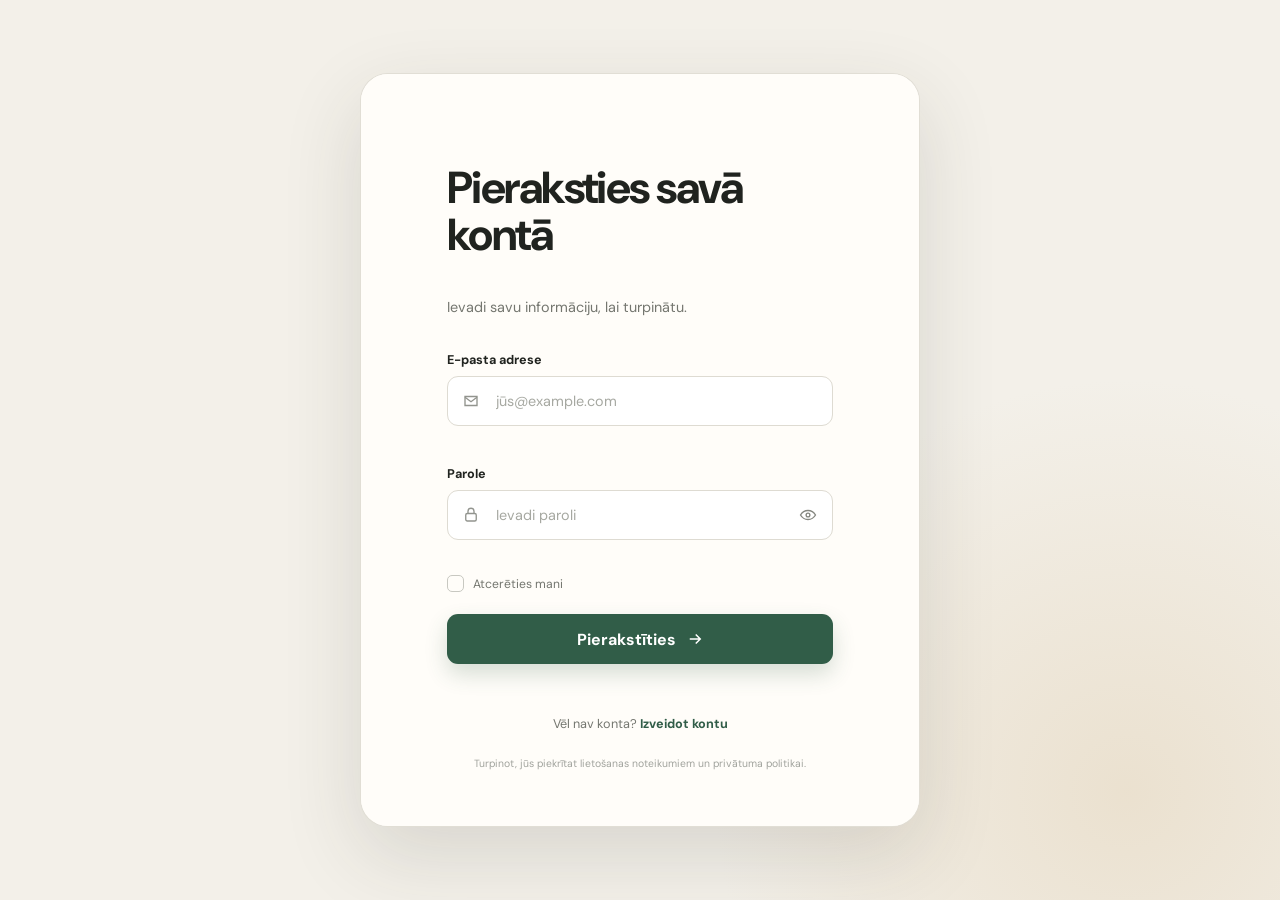
<file: index.html>
<!DOCTYPE html>
<html lang="lv">
<head>
  <meta charset="UTF-8">
  <meta name="viewport" content="width=device-width, initial-scale=1">
  <meta name="theme-color" content="#f3f0e9">
  <title>Pierakstīties — To-Do</title>
  <link rel="preconnect" href="https://fonts.googleapis.com">
  <link href="https://fonts.googleapis.com/css2?family=DM+Sans:wght@400;500;600;700&family=DM+Serif+Display&display=swap" rel="stylesheet">
  <link rel="stylesheet" href="script.css">
</head>
<body>
  <main class="login-shell">
    <section class="form-panel">
      <div class="form-wrap">
        <div class="mobile-brand">
          <span>To-Do</span>
        </div>

        <div class="form-heading">
          <h2>Pieraksties savā kontā</h2>
          <p>Ievadi savu informāciju, lai turpinātu.</p>
        </div>

        <form id="login-form" novalidate>
          <div class="field">
            <label for="email">E-pasta adrese</label>
            <div class="input-wrap">
              <svg aria-hidden="true" viewBox="0 0 24 24" fill="none" stroke="currentColor" stroke-width="1.8"><path d="M4 6h16v12H4z"/><path d="m4 7 8 6 8-6"/></svg>
              <input id="email" name="email" type="email" placeholder="jūs@example.com" autocomplete="email" required>
            </div>
            <span class="error-message" id="email-error"></span>
          </div>

          <div class="field">
            <label for="password">Parole</label>
            <div class="input-wrap">
              <svg aria-hidden="true" viewBox="0 0 24 24" fill="none" stroke="currentColor" stroke-width="1.8"><rect x="5" y="10" width="14" height="10" rx="2"/><path d="M8 10V7a4 4 0 0 1 8 0v3"/></svg>
              <input id="password" name="password" type="password" placeholder="Ievadi paroli" autocomplete="current-password" minlength="6" required>
              <button class="password-toggle" type="button" aria-label="Rādīt paroli" aria-pressed="false">
                <svg class="eye-open" aria-hidden="true" viewBox="0 0 24 24" fill="none" stroke="currentColor" stroke-width="1.8"><path d="M2 12s3.5-6 10-6 10 6 10 6-3.5 6-10 6S2 12 2 12Z"/><circle cx="12" cy="12" r="2.5"/></svg>
                <svg class="eye-closed" aria-hidden="true" viewBox="0 0 24 24" fill="none" stroke="currentColor" stroke-width="1.8"><path d="m3 3 18 18"/><path d="M10.6 6.2A10.7 10.7 0 0 1 12 6c6.5 0 10 6 10 6a17 17 0 0 1-2.4 3.1M6.2 6.2C3.4 8 2 12 2 12s3.5 6 10 6a9.8 9.8 0 0 0 3.4-.6"/><path d="M9.9 9.9a3 3 0 0 0 4.2 4.2"/></svg>
              </button>
            </div>
            <span class="error-message" id="password-error"></span>
          </div>

          <label class="remember">
            <input type="checkbox" name="remember">
            <span class="custom-check" aria-hidden="true"></span>
            Atcerēties mani
          </label>

          <button class="btn" type="submit">
            <span>Pierakstīties</span>
            <svg aria-hidden="true" viewBox="0 0 24 24" fill="none" stroke="currentColor" stroke-width="2"><path d="M5 12h14M13 6l6 6-6 6"/></svg>
          </button>
          <p class="status" id="status" role="status"></p>
        </form>

        <p class="signup">Vēl nav konta? <a href="signup.html">Izveidot kontu</a></p>
        <p class="legal">Turpinot, jūs piekrītat lietošanas noteikumiem un privātuma politikai.</p>
      </div>
    </section>
  </main>

  <script src="script.js?v=3"></script>
</body>
</html>
</file>
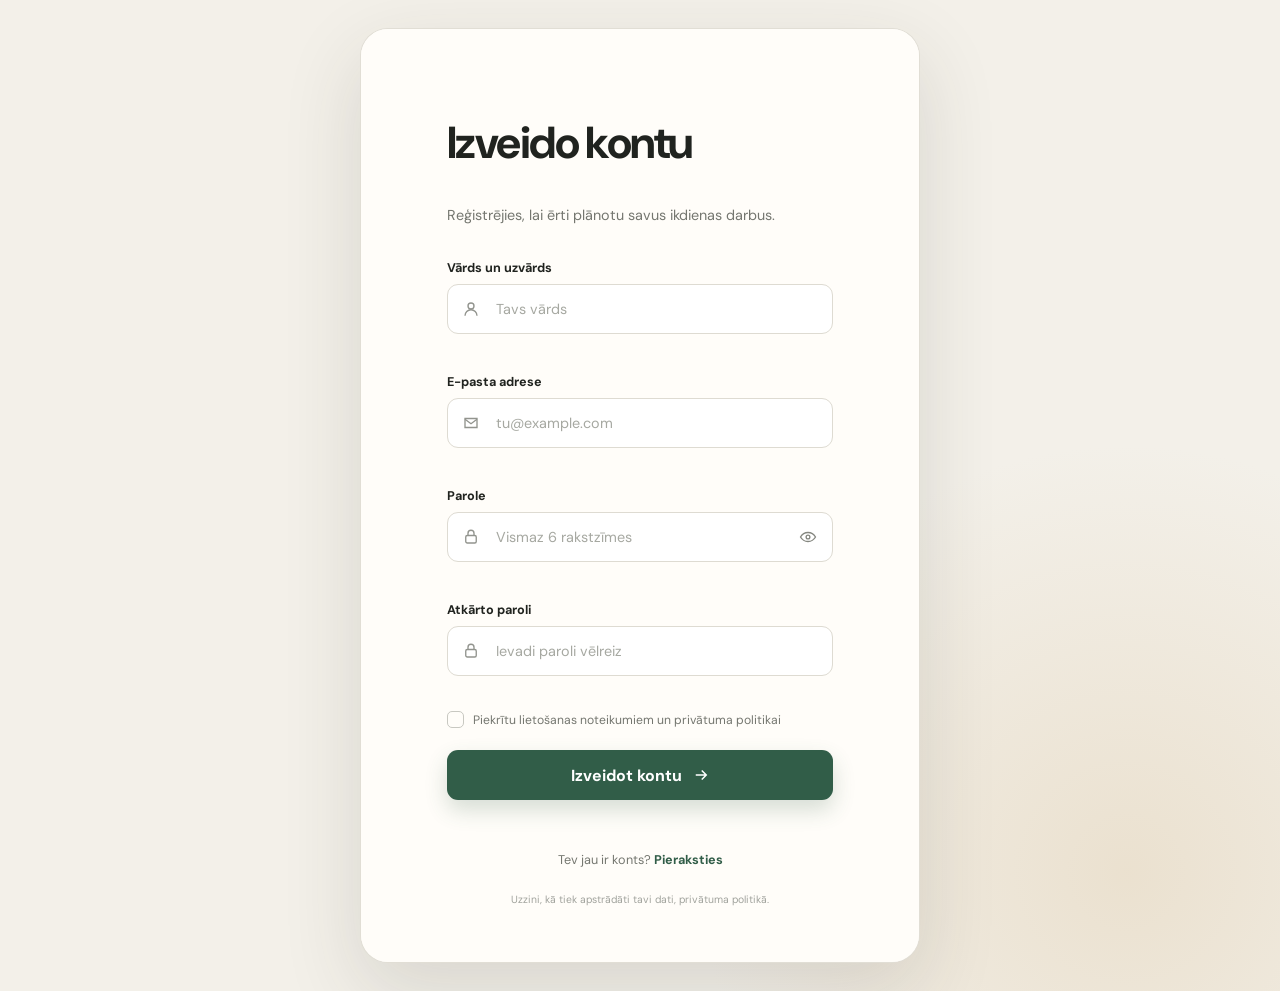
<file: signup.html>
<!DOCTYPE html>
<html lang="lv">
<head>
  <meta charset="UTF-8">
  <meta name="viewport" content="width=device-width, initial-scale=1">
  <meta name="theme-color" content="#f3f0e9">
  <title>Reģistrācija — To-Do</title>
  <link rel="preconnect" href="https://fonts.googleapis.com">
  <link href="https://fonts.googleapis.com/css2?family=DM+Sans:wght@400;500;600;700&family=DM+Serif+Display&display=swap" rel="stylesheet">
  <link rel="stylesheet" href="script.css">
</head>
<body>
  <main class="login-shell">
    <section class="form-panel">
      <div class="form-wrap">
        <div class="mobile-brand">
          <span>To-Do</span>
        </div>

        <div class="form-heading">
          <h2>Izveido kontu</h2>
          <p>Reģistrējies, lai ērti plānotu savus ikdienas darbus.</p>
        </div>

        <form id="signup-form" novalidate>
          <div class="field">
            <label for="name">Vārds un uzvārds</label>
            <div class="input-wrap">
              <svg aria-hidden="true" viewBox="0 0 24 24" fill="none" stroke="currentColor" stroke-width="1.8"><circle cx="12" cy="8" r="4"/><path d="M4 21a8 8 0 0 1 16 0"/></svg>
              <input id="name" name="name" type="text" placeholder="Tavs vārds" autocomplete="name" required>
            </div>
            <span class="error-message" id="name-error"></span>
          </div>

          <div class="field">
            <label for="email">E-pasta adrese</label>
            <div class="input-wrap">
              <svg aria-hidden="true" viewBox="0 0 24 24" fill="none" stroke="currentColor" stroke-width="1.8"><path d="M4 6h16v12H4z"/><path d="m4 7 8 6 8-6"/></svg>
              <input id="email" name="email" type="email" placeholder="tu@example.com" autocomplete="email" required>
            </div>
            <span class="error-message" id="email-error"></span>
          </div>

          <div class="field">
            <label for="password">Parole</label>
            <div class="input-wrap">
              <svg aria-hidden="true" viewBox="0 0 24 24" fill="none" stroke="currentColor" stroke-width="1.8"><rect x="5" y="10" width="14" height="10" rx="2"/><path d="M8 10V7a4 4 0 0 1 8 0v3"/></svg>
              <input id="password" name="password" type="password" placeholder="Vismaz 6 rakstzīmes" autocomplete="new-password" minlength="6" required>
              <button class="password-toggle" type="button" aria-label="Rādīt paroli" aria-pressed="false">
                <svg class="eye-open" aria-hidden="true" viewBox="0 0 24 24" fill="none" stroke="currentColor" stroke-width="1.8"><path d="M2 12s3.5-6 10-6 10 6 10 6-3.5 6-10 6S2 12 2 12Z"/><circle cx="12" cy="12" r="2.5"/></svg>
                <svg class="eye-closed" aria-hidden="true" viewBox="0 0 24 24" fill="none" stroke="currentColor" stroke-width="1.8"><path d="m3 3 18 18"/><path d="M10.6 6.2A10.7 10.7 0 0 1 12 6c6.5 0 10 6 10 6a17 17 0 0 1-2.4 3.1M6.2 6.2C3.4 8 0 12 0 12s3.5 6 10 6a9.8 9.8 0 0 0 3.4-.6"/><path d="M9.9 9.9a3 3 0 0 0 4.2 4.2"/></svg>
              </button>
            </div>
            <span class="error-message" id="password-error"></span>
          </div>

          <div class="field">
            <label for="confirm">Atkārto paroli</label>
            <div class="input-wrap">
              <svg aria-hidden="true" viewBox="0 0 24 24" fill="none" stroke="currentColor" stroke-width="1.8"><rect x="5" y="10" width="14" height="10" rx="2"/><path d="M8 10V7a4 4 0 0 1 8 0v3"/></svg>
              <input id="confirm" name="confirm" type="password" placeholder="Ievadi paroli vēlreiz" autocomplete="new-password" minlength="6" required>
            </div>
            <span class="error-message" id="confirm-error"></span>
          </div>

          <label class="remember">
            <input type="checkbox" name="terms" required>
            <span class="custom-check" aria-hidden="true"></span>
            Piekrītu lietošanas noteikumiem un privātuma politikai
          </label>

          <button class="btn" type="submit">
            <span>Izveidot kontu</span>
            <svg aria-hidden="true" viewBox="0 0 24 24" fill="none" stroke="currentColor" stroke-width="2"><path d="M5 12h14M13 6l6 6-6 6"/></svg>
          </button>
          <p class="status" id="status" role="status"></p>
        </form>

        <p class="signup">Tev jau ir konts? <a href="index.html">Pieraksties</a></p>
        <p class="legal">Uzzini, kā tiek apstrādāti tavi dati, privātuma politikā.</p>
      </div>
    </section>
  </main>

  <script src="script.js?v=4"></script>
</body>
</html>
</file>
<file: script.css>
* {
  box-sizing: border-box;
}

:root {
  --ink: #20231f;
  --muted: #74766f;
  --paper: #f3f0e9;
  --card: #fffdf9;
  --line: #dedbd2;
  --green: #315d48;
  --green-dark: #244b38;
  --danger: #b23931;
}

html {
  min-height: 100%;
}

body {
  display: grid;
  min-height: 100vh;
  margin: 0;
  padding: 28px;
  place-items: center;
  color: var(--ink);
  background:
    radial-gradient(circle at 88% 88%, rgba(225, 207, 177, 0.46), transparent 30%),
    var(--paper);
  font-family: "DM Sans", system-ui, sans-serif;
  -webkit-font-smoothing: antialiased;
}

button,
input {
  font: inherit;
}

a {
  color: inherit;
}

.login-shell {
  display: block;
  width: min(560px, 100%);
  overflow: hidden;
  background: var(--card);
  border: 1px solid rgba(222, 219, 210, 0.9);
  border-radius: 28px;
  box-shadow: 0 28px 80px rgba(47, 50, 43, 0.14);
}

.form-panel {
  display: grid;
  padding: 54px clamp(40px, 7vw, 86px);
  place-items: center;
  background: var(--card);
}

.form-wrap {
  width: 100%;
  max-width: 390px;
}

.mobile-brand {
  display: none;
  margin-bottom: 43px;
  color: var(--green);
}

.form-heading {
  margin-bottom: 33px;
}

.form-heading h2 {
  font-size: clamp(2rem, 3.5vw, 2.8rem);
  line-height: 1.04;
  letter-spacing: -0.035em;
}

.form-heading > p:last-child {
  margin: 12px 0 0;
  color: var(--muted);
  font-size: 0.9rem;
  line-height: 1.55;
}

.field {
  margin-bottom: 19px;
}

.field label {
  display: block;
  margin-bottom: 8px;
  font-size: 0.79rem;
  font-weight: 700;
}

.signup a:hover {
  text-decoration: underline;
}

.input-wrap {
  position: relative;
  display: flex;
  align-items: center;
}

.input-wrap > svg {
  position: absolute;
  left: 15px;
  width: 18px;
  height: 18px;
  color: #92948e;
  pointer-events: none;
}

.input-wrap input {
  width: 100%;
  height: 50px;
  padding: 0 48px;
  color: var(--ink);
  background: #fff;
  border: 1px solid var(--line);
  border-radius: 11px;
  outline: none;
  font-size: 0.9rem;
  transition: border 160ms, box-shadow 160ms;
}

.input-wrap input::placeholder {
  color: #a6a8a1;
}

.input-wrap input:focus {
  border-color: var(--green);
  box-shadow: 0 0 0 4px rgba(49, 93, 72, 0.11);
}

.input-wrap input.invalid {
  border-color: var(--danger);
  box-shadow: 0 0 0 4px rgba(178, 57, 49, 0.08);
}

.password-toggle {
  position: absolute;
  right: 7px;
  display: grid;
  width: 36px;
  height: 36px;
  place-items: center;
  color: #858780;
  background: transparent;
  border: 0;
  border-radius: 8px;
  cursor: pointer;
}

.password-toggle:hover {
  background: #f1f0eb;
}

.password-toggle svg {
  width: 18px;
  height: 18px;
}

.password-toggle .eye-closed,
.password-toggle.visible .eye-open {
  display: none;
}

.password-toggle.visible .eye-closed {
  display: block;
}

.error-message {
  display: block;
  min-height: 15px;
  margin-top: 5px;
  color: var(--danger);
  font-size: 0.68rem;
}

.remember {
  display: flex;
  align-items: center;
  gap: 9px;
  width: fit-content;
  margin: -4px 0 22px;
  color: var(--muted);
  font-size: 0.76rem;
  cursor: pointer;
}

.remember input {
  position: absolute;
  opacity: 0;
  pointer-events: none;
}

.custom-check {
  position: relative;
  width: 17px;
  height: 17px;
  border: 1px solid #c8c8c1;
  border-radius: 5px;
}

.remember input:checked + .custom-check {
  background: var(--green);
  border-color: var(--green);
}

.remember input:checked + .custom-check::after {
  position: absolute;
  display: grid;
  content: "✓";
  inset: 0;
  place-items: center;
  color: white;
  font-size: 0.7rem;
  font-weight: 700;
}

.remember input:focus-visible + .custom-check {
  outline: 3px solid rgba(49, 93, 72, 0.2);
}

.btn {
  display: flex;
  align-items: center;
  justify-content: center;
  gap: 10px;
  width: 100%;
  min-height: 50px;
  padding: 0 20px;
  color: white;
  background: var(--green);
  border: 0;
  border-radius: 11px;
  box-shadow: 0 10px 22px rgba(49, 93, 72, 0.2);
  font-weight: 700;
  cursor: pointer;
  transition: background 150ms, transform 150ms, box-shadow 150ms;
}

.btn:hover {
  background: var(--green-dark);
  box-shadow: 0 12px 25px rgba(49, 93, 72, 0.27);
  transform: translateY(-1px);
}

.btn:active {
  transform: translateY(1px);
}

.btn:disabled {
  opacity: 0.75;
  transform: none;
  cursor: wait;
}

.btn svg {
  width: 18px;
  height: 18px;
}

.status {
  min-height: 18px;
  margin: 10px 0 0;
  color: var(--green);
  font-size: 0.76rem;
  font-weight: 600;
  text-align: center;
}

.signup {
  margin: 23px 0 0;
  color: var(--muted);
  font-size: 0.79rem;
  text-align: center;
}

.signup a {
  color: var(--green);
  font-weight: 700;
  text-decoration: none;
}

.legal {
  margin: 24px 0 0;
  color: #a1a39d;
  font-size: 0.65rem;
  line-height: 1.5;
  text-align: center;
}

@media (max-width: 800px) {
  body {
    padding: 18px;
  }

  .form-panel {
    min-height: calc(100vh - 36px);
    padding: 42px 38px;
  }

  .mobile-brand {
    display: inline-flex;
  }
}

@media (max-width: 440px) {
  body {
    padding: 0;
    background: var(--card);
  }

  .login-shell {
    border: 0;
    border-radius: 0;
    box-shadow: none;
  }

  .form-panel {
    min-height: 100vh;
    padding: 38px 24px;
  }

  .form-heading {
    margin-bottom: 28px;
  }
}

@media (prefers-reduced-motion: reduce) {
  *,
  *::before,
  *::after {
    scroll-behavior: auto !important;
    transition: none !important;
  }
}
</file>
